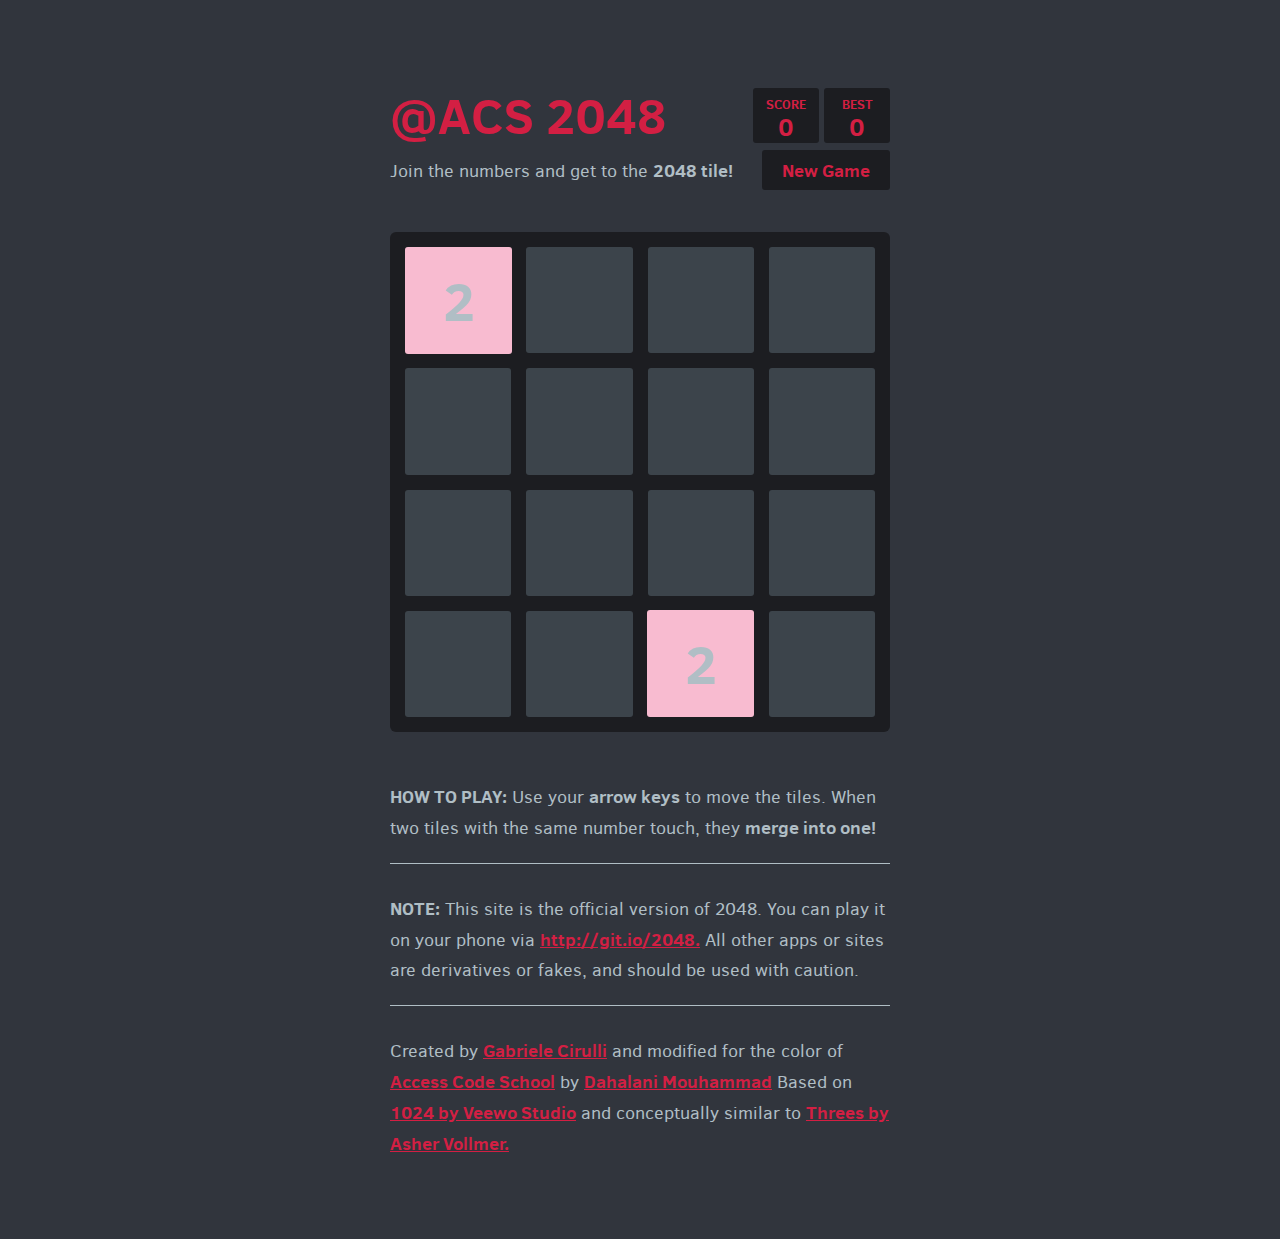
<file: 2048/index.html>
<!DOCTYPE html>
<html>
<head>
  <meta charset="utf-8">
  <title>ACS 2048</title>

  <link href="style/main.css" rel="stylesheet" type="text/css">
  <link rel="shortcut icon" href="favicon.ico">
  <link rel="apple-touch-icon" href="meta/apple-touch-icon.png">
  <link rel="apple-touch-startup-image" href="meta/apple-touch-startup-image-640x1096.png" media="(device-width: 320px) and (device-height: 568px) and (-webkit-device-pixel-ratio: 2)"> <!-- iPhone 5+ -->
  <link rel="apple-touch-startup-image" href="meta/apple-touch-startup-image-640x920.png"  media="(device-width: 320px) and (device-height: 480px) and (-webkit-device-pixel-ratio: 2)"> <!-- iPhone, retina -->
  <meta name="apple-mobile-web-app-capable" content="yes">
  <meta name="apple-mobile-web-app-status-bar-style" content="black">

  <meta name="HandheldFriendly" content="True">
  <meta name="MobileOptimized" content="320">
  <meta name="viewport" content="width=device-width, target-densitydpi=160dpi, initial-scale=1.0, maximum-scale=1, user-scalable=no, minimal-ui">
</head>
<body>
  <div class="container">
    <div class="heading">
      <h1 class="title">@ACS 2048</h1>
      <div class="scores-container">
        <div class="score-container">0</div>
        <div class="best-container">0</div>
      </div>
    </div>

    <div class="above-game">
      <p class="game-intro">Join the numbers and get to the <strong>2048 tile!</strong></p>
      <a class="restart-button">New Game</a>
    </div>

    <div class="game-container">
      <div class="game-message">
        <p></p>
        <div class="lower">
	        <a class="keep-playing-button">Keep going</a>
          <a class="retry-button">Try again</a>
        </div>
      </div>

      <div class="grid-container">
        <div class="grid-row">
          <div class="grid-cell"></div>
          <div class="grid-cell"></div>
          <div class="grid-cell"></div>
          <div class="grid-cell"></div>
        </div>
        <div class="grid-row">
          <div class="grid-cell"></div>
          <div class="grid-cell"></div>
          <div class="grid-cell"></div>
          <div class="grid-cell"></div>
        </div>
        <div class="grid-row">
          <div class="grid-cell"></div>
          <div class="grid-cell"></div>
          <div class="grid-cell"></div>
          <div class="grid-cell"></div>
        </div>
        <div class="grid-row">
          <div class="grid-cell"></div>
          <div class="grid-cell"></div>
          <div class="grid-cell"></div>
          <div class="grid-cell"></div>
        </div>
      </div>

      <div class="tile-container">

      </div>
    </div>

    <p class="game-explanation">
      <strong class="important">How to play:</strong> Use your <strong>arrow keys</strong> to move the tiles. When two tiles with the same number touch, they <strong>merge into one!</strong>
    </p>
    <hr>
    <p>
    <strong class="important">Note:</strong> This site is the official version of 2048. You can play it on your phone via <a href="http://git.io/2048">http://git.io/2048.</a> All other apps or sites are derivatives or fakes, and should be used with caution.
    </p>
    <hr>
    <p>
    Created by <a href="http://gabrielecirulli.com" target="_blank">Gabriele Cirulli</a> and modified for the color of <a href="http://www.accesscodeschool.fr/">Access Code School</a> by <a href="https://github.com/KemiilBlacKs">Dahalani Mouhammad</a> Based on <a href="https://itunes.apple.com/us/app/1024!/id823499224" target="_blank">1024 by Veewo Studio</a> and conceptually similar to <a href="http://asherv.com/threes/" target="_blank">Threes by Asher Vollmer.</a>
    </p>
  </div>

  <script src="js/bind_polyfill.js"></script>
  <script src="js/classlist_polyfill.js"></script>
  <script src="js/animframe_polyfill.js"></script>
  <script src="js/keyboard_input_manager.js"></script>
  <script src="js/html_actuator.js"></script>
  <script src="js/grid.js"></script>
  <script src="js/tile.js"></script>
  <script src="js/local_storage_manager.js"></script>
  <script src="js/game_manager.js"></script>
  <script src="js/application.js"></script>
</body>
</html>
</file>
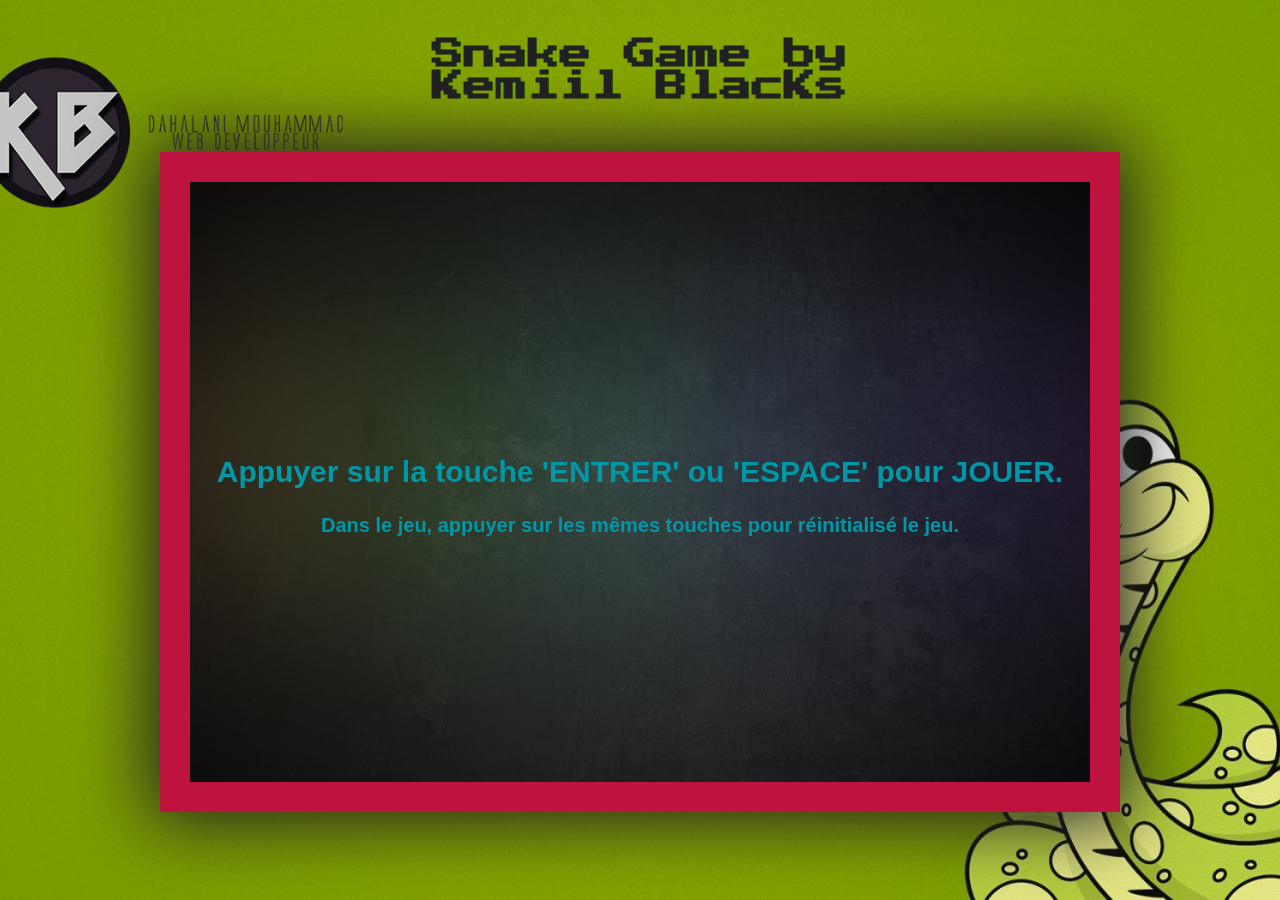
<file: Snake/index.html>
<!doctype html>
<html class="no-js" lang="fr">

<head>
    <meta charset="UTF-8">
    <meta http-equiv="x-ua-compatible" content="ie=edge">
    <title>Snake Game</title>
    <meta name="description" content="Jeu du serpent aussi appelé Snake">
    <meta name="viewport" content="width=device-width, initial-scale=1">
    <link href="https://fonts.googleapis.com/css?family=Press+Start+2P" rel="stylesheet" type="text/css">
    <link rel="apple-touch-icon" href="apple-touch-icon.png">
    <!-- Place favicon.ico in the root directory -->

    <link rel="stylesheet" type="text/css" href="main.css">
    <script src="main.js"></script>
</head>

<body>
    <div class="sound sound-off"></div>
    <h1>Snake Game by<br> Kemiil BlacKs</h1>
</body>
</html>
</file>
<file: 2048/style/main.css>
@import url(fonts/clear-sans.css);
html, body {
  margin: 0;
  padding: 0;
  background: #31353D;
  color: #b0bec5;
  font-family: "Clear Sans", "Helvetica Neue", Arial, sans-serif;
  font-size: 18px; }

body {
  margin: 80px 0; }

.heading:after {
  content: "";
  display: block;
  clear: both; }

h1.title {
  font-size: 50px;
  font-weight: bold;
  margin: 0;
  display: block;
  float: left;
  color: #D31F43;
}

@-webkit-keyframes move-up {
  0% {
    top: 25px;
    opacity: 1; }

  100% {
    top: -50px;
    opacity: 0; } }
@-moz-keyframes move-up {
  0% {
    top: 25px;
    opacity: 1; }

  100% {
    top: -50px;
    opacity: 0; } }
@keyframes move-up {
  0% {
    top: 25px;
    opacity: 1; }

  100% {
    top: -50px;
    opacity: 0; } }
.scores-container {
  float: right;
  text-align: right; }

.score-container, .best-container {
  position: relative;
  display: inline-block;
  background: #1C1D21;
  padding: 15px 25px;
  font-size: 25px;
  height: 25px;
  line-height: 47px;
  font-weight: bold;
  border-radius: 3px;
  color: #D31F43;
  margin-top: 8px;
  text-align: center; }
  .score-container:after, .best-container:after {
    position: absolute;
    width: 100%;
    top: 10px;
    left: 0;
    text-transform: uppercase;
    font-size: 13px;
    line-height: 13px;
    text-align: center;
    color: #607d8b; }
  .score-container .score-addition, .best-container .score-addition {
    position: absolute;
    right: 30px;
    color: #D31F43;
    font-size: 25px;
    line-height: 25px;
    font-weight: bold;
    color: rgba(119, 110, 101, 0.9);
    z-index: 100;
    -webkit-animation: move-up 600ms ease-in;
    -moz-animation: move-up 600ms ease-in;
    animation: move-up 600ms ease-in;
    -webkit-animation-fill-mode: both;
    -moz-animation-fill-mode: both;
    animation-fill-mode: both; }

.score-container:after {
  content: "Score"; color: #D31F43;}

.best-container:after {
  content: "Best"; color: #D31F43; }

p {
  margin-top: 0;
  margin-bottom: 10px;
  line-height: 1.65; }

a {
  color: #D31F43;
  font-weight: bold;
  text-decoration: underline;
  cursor: pointer; }

strong.important {
  text-transform: uppercase; }

hr {
  border: none;
  border-bottom: 1px solid #b0bec5;
  margin-top: 20px;
  margin-bottom: 30px; }

.container {
  width: 500px;
  margin: 0 auto; }

@-webkit-keyframes fade-in {
  0% {
    opacity: 0; }

  100% {
    opacity: 1; } }
@-moz-keyframes fade-in {
  0% {
    opacity: 0; }

  100% {
    opacity: 1; } }
@keyframes fade-in {
  0% {
    opacity: 0; }

  100% {
    opacity: 1; } }
.game-container {
  margin-top: 40px;
  position: relative;
  padding: 15px;
  cursor: default;
  -webkit-touch-callout: none;
  -ms-touch-callout: none;
  -webkit-user-select: none;
  -moz-user-select: none;
  -ms-user-select: none;
  -ms-touch-action: none;
  touch-action: none;
  background: #1C1D21;
  border-radius: 6px;
  width: 500px;
  height: 500px;
  -webkit-box-sizing: border-box;
  -moz-box-sizing: border-box;
  box-sizing: border-box; }
  .game-container .game-message {
    display: none;
    position: absolute;
    top: 0;
    right: 0;
    bottom: 0;
    left: 0;
    background: rgba(255, 255, 255, 0.7);
    z-index: 100;
    text-align: center;
    -webkit-animation: fade-in 800ms ease 1200ms;
    -moz-animation: fade-in 800ms ease 1200ms;
    animation: fade-in 800ms ease 1200ms;
    -webkit-animation-fill-mode: both;
    -moz-animation-fill-mode: both;
    animation-fill-mode: both; }
    .game-container .game-message p {
      font-size: 60px;
      font-weight: bold;
      height: 60px;
      line-height: 60px;
      margin-top: 222px;
      color: #D31F43;}
    .game-container .game-message .lower {
      display: block;
      margin-top: 59px; }
    .game-container .game-message a {
      display: inline-block;
      background: #D31F43;
      border-radius: 3px;
      padding: 0 20px;
      text-decoration: none;
      color: #1C1D21;
      height: 40px;
      line-height: 42px;
      margin-left: 9px; }
      .game-container .game-message a.keep-playing-button {
        display: none; }
    .game-container .game-message.game-won {
      background: rgba(211, 31, 67, 0.5);
      color: #f9f6f2; }
      .game-container .game-message.game-won a.keep-playing-button {
        display: inline-block; }
    .game-container .game-message.game-won, .game-container .game-message.game-over {
      display: block; }

.grid-container {
  position: absolute;
  z-index: 1; }

.grid-row {
  margin-bottom: 15px; }
  .grid-row:last-child {
    margin-bottom: 0; }
  .grid-row:after {
    content: "";
    display: block;
    clear: both; }

.grid-cell {
  width: 106.25px;
  height: 106.25px;
  margin-right: 15px;
  float: left;
  border-radius: 3px;
  background: rgba(120, 144, 156, 0.35); }
  .grid-cell:last-child {
    margin-right: 0; }

.tile-container {
  position: absolute;
  z-index: 2; }

.tile, .tile .tile-inner {
  width: 107px;
  height: 107px;
  line-height: 107px; }
.tile.tile-position-1-1 {
  -webkit-transform: translate(0px, 0px);
  -moz-transform: translate(0px, 0px);
  -ms-transform: translate(0px, 0px);
  transform: translate(0px, 0px); }
.tile.tile-position-1-2 {
  -webkit-transform: translate(0px, 121px);
  -moz-transform: translate(0px, 121px);
  -ms-transform: translate(0px, 121px);
  transform: translate(0px, 121px); }
.tile.tile-position-1-3 {
  -webkit-transform: translate(0px, 242px);
  -moz-transform: translate(0px, 242px);
  -ms-transform: translate(0px, 242px);
  transform: translate(0px, 242px); }
.tile.tile-position-1-4 {
  -webkit-transform: translate(0px, 363px);
  -moz-transform: translate(0px, 363px);
  -ms-transform: translate(0px, 363px);
  transform: translate(0px, 363px); }
.tile.tile-position-2-1 {
  -webkit-transform: translate(121px, 0px);
  -moz-transform: translate(121px, 0px);
  -ms-transform: translate(121px, 0px);
  transform: translate(121px, 0px); }
.tile.tile-position-2-2 {
  -webkit-transform: translate(121px, 121px);
  -moz-transform: translate(121px, 121px);
  -ms-transform: translate(121px, 121px);
  transform: translate(121px, 121px); }
.tile.tile-position-2-3 {
  -webkit-transform: translate(121px, 242px);
  -moz-transform: translate(121px, 242px);
  -ms-transform: translate(121px, 242px);
  transform: translate(121px, 242px); }
.tile.tile-position-2-4 {
  -webkit-transform: translate(121px, 363px);
  -moz-transform: translate(121px, 363px);
  -ms-transform: translate(121px, 363px);
  transform: translate(121px, 363px); }
.tile.tile-position-3-1 {
  -webkit-transform: translate(242px, 0px);
  -moz-transform: translate(242px, 0px);
  -ms-transform: translate(242px, 0px);
  transform: translate(242px, 0px); }
.tile.tile-position-3-2 {
  -webkit-transform: translate(242px, 121px);
  -moz-transform: translate(242px, 121px);
  -ms-transform: translate(242px, 121px);
  transform: translate(242px, 121px); }
.tile.tile-position-3-3 {
  -webkit-transform: translate(242px, 242px);
  -moz-transform: translate(242px, 242px);
  -ms-transform: translate(242px, 242px);
  transform: translate(242px, 242px); }
.tile.tile-position-3-4 {
  -webkit-transform: translate(242px, 363px);
  -moz-transform: translate(242px, 363px);
  -ms-transform: translate(242px, 363px);
  transform: translate(242px, 363px); }
.tile.tile-position-4-1 {
  -webkit-transform: translate(363px, 0px);
  -moz-transform: translate(363px, 0px);
  -ms-transform: translate(363px, 0px);
  transform: translate(363px, 0px); }
.tile.tile-position-4-2 {
  -webkit-transform: translate(363px, 121px);
  -moz-transform: translate(363px, 121px);
  -ms-transform: translate(363px, 121px);
  transform: translate(363px, 121px); }
.tile.tile-position-4-3 {
  -webkit-transform: translate(363px, 242px);
  -moz-transform: translate(363px, 242px);
  -ms-transform: translate(363px, 242px);
  transform: translate(363px, 242px); }
.tile.tile-position-4-4 {
  -webkit-transform: translate(363px, 363px);
  -moz-transform: translate(363px, 363px);
  -ms-transform: translate(363px, 363px);
  transform: translate(363px, 363px); }

.tile {
  position: absolute;
  -webkit-transition: 100ms ease-in-out;
  -moz-transition: 100ms ease-in-out;
  transition: 100ms ease-in-out;
  -webkit-transition-property: -webkit-transform;
  -moz-transition-property: -moz-transform;
  transition-property: transform; }
  .tile .tile-inner {
    border-radius: 3px;
    background: #eceff1;
    text-align: center;
    font-weight: bold;
    z-index: 10;
    font-size: 55px; }
  .tile.tile-2 .tile-inner {
    background: #f8bbd0;
    box-shadow: 0 0 30px 10px rgba(243, 215, 116, 0), inset 0 0 0 1px rgba(255, 255, 255, 0); }
  .tile.tile-4 .tile-inner {
    background: #f06292;
    box-shadow: 0 0 30px 10px rgba(243, 215, 116, 0), inset 0 0 0 1px rgba(255, 255, 255, 0); }
  .tile.tile-8 .tile-inner {
    color: #f9f6f2;
    background: #e91e63; }
  .tile.tile-16 .tile-inner {
    color: #f9f6f2;
    background: #ad1457; }
  .tile.tile-32 .tile-inner {
    color: #f9f6f2;
    background: #f67c5f; }
  .tile.tile-64 .tile-inner {
    color: #f9f6f2;
    background: #e57373; }
  .tile.tile-128 .tile-inner {
    color: #f9f6f2;
    background: #f44336;
    box-shadow: 0 0 30px 10px rgba(243, 215, 116, 0.2381), inset 0 0 0 1px rgba(255, 255, 255, 0.14286);
    font-size: 45px; }
    @media screen and (max-width: 520px) {
      .tile.tile-128 .tile-inner {
        font-size: 25px; } }
  .tile.tile-256 .tile-inner {
    color: #f9f6f2;
    background: #c62828;
    box-shadow: 0 0 30px 10px rgba(243, 215, 116, 0.31746), inset 0 0 0 1px rgba(255, 255, 255, 0.19048);
    font-size: 45px; }
    @media screen and (max-width: 520px) {
      .tile.tile-256 .tile-inner {
        font-size: 25px; } }
  .tile.tile-512 .tile-inner {
    color: #f9f6f2;
    background: #ba68c8;
    box-shadow: 0 0 30px 10px rgba(243, 215, 116, 0.39683), inset 0 0 0 1px rgba(255, 255, 255, 0.2381);
    font-size: 45px; }
    @media screen and (max-width: 520px) {
      .tile.tile-512 .tile-inner {
        font-size: 25px; } }
  .tile.tile-1024 .tile-inner {
    color: #f9f6f2;
    background: #9c27b0;
    box-shadow: 0 0 30px 10px rgba(243, 215, 116, 0.47619), inset 0 0 0 1px rgba(255, 255, 255, 0.28571);
    font-size: 35px; }
    @media screen and (max-width: 520px) {
      .tile.tile-1024 .tile-inner {
        font-size: 15px; } }
  .tile.tile-2048 .tile-inner {
    color: #f9f6f2;
    background: #6a1b9a;
    box-shadow: 0 0 30px 10px rgba(243, 215, 116, 0.55556), inset 0 0 0 1px rgba(255, 255, 255, 0.33333);
    font-size: 35px; }
    @media screen and (max-width: 520px) {
      .tile.tile-2048 .tile-inner {
        font-size: 15px; } }
  .tile.tile-super .tile-inner {
    color: #f9f6f2;
    background: #3c3a32;
    font-size: 30px; }
    @media screen and (max-width: 520px) {
      .tile.tile-super .tile-inner {
        font-size: 10px; } }

@-webkit-keyframes appear {
  0% {
    opacity: 0;
    -webkit-transform: scale(0);
    -moz-transform: scale(0);
    -ms-transform: scale(0);
    transform: scale(0); }

  100% {
    opacity: 1;
    -webkit-transform: scale(1);
    -moz-transform: scale(1);
    -ms-transform: scale(1);
    transform: scale(1); } }
@-moz-keyframes appear {
  0% {
    opacity: 0;
    -webkit-transform: scale(0);
    -moz-transform: scale(0);
    -ms-transform: scale(0);
    transform: scale(0); }

  100% {
    opacity: 1;
    -webkit-transform: scale(1);
    -moz-transform: scale(1);
    -ms-transform: scale(1);
    transform: scale(1); } }
@keyframes appear {
  0% {
    opacity: 0;
    -webkit-transform: scale(0);
    -moz-transform: scale(0);
    -ms-transform: scale(0);
    transform: scale(0); }

  100% {
    opacity: 1;
    -webkit-transform: scale(1);
    -moz-transform: scale(1);
    -ms-transform: scale(1);
    transform: scale(1); } }
.tile-new .tile-inner {
  -webkit-animation: appear 200ms ease 100ms;
  -moz-animation: appear 200ms ease 100ms;
  animation: appear 200ms ease 100ms;
  -webkit-animation-fill-mode: backwards;
  -moz-animation-fill-mode: backwards;
  animation-fill-mode: backwards; }

@-webkit-keyframes pop {
  0% {
    -webkit-transform: scale(0);
    -moz-transform: scale(0);
    -ms-transform: scale(0);
    transform: scale(0); }

  50% {
    -webkit-transform: scale(1.2);
    -moz-transform: scale(1.2);
    -ms-transform: scale(1.2);
    transform: scale(1.2); }

  100% {
    -webkit-transform: scale(1);
    -moz-transform: scale(1);
    -ms-transform: scale(1);
    transform: scale(1); } }
@-moz-keyframes pop {
  0% {
    -webkit-transform: scale(0);
    -moz-transform: scale(0);
    -ms-transform: scale(0);
    transform: scale(0); }

  50% {
    -webkit-transform: scale(1.2);
    -moz-transform: scale(1.2);
    -ms-transform: scale(1.2);
    transform: scale(1.2); }

  100% {
    -webkit-transform: scale(1);
    -moz-transform: scale(1);
    -ms-transform: scale(1);
    transform: scale(1); } }
@keyframes pop {
  0% {
    -webkit-transform: scale(0);
    -moz-transform: scale(0);
    -ms-transform: scale(0);
    transform: scale(0); }

  50% {
    -webkit-transform: scale(1.2);
    -moz-transform: scale(1.2);
    -ms-transform: scale(1.2);
    transform: scale(1.2); }

  100% {
    -webkit-transform: scale(1);
    -moz-transform: scale(1);
    -ms-transform: scale(1);
    transform: scale(1); } }
.tile-merged .tile-inner {
  z-index: 20;
  -webkit-animation: pop 200ms ease 100ms;
  -moz-animation: pop 200ms ease 100ms;
  animation: pop 200ms ease 100ms;
  -webkit-animation-fill-mode: backwards;
  -moz-animation-fill-mode: backwards;
  animation-fill-mode: backwards; }

.above-game:after {
  content: "";
  display: block;
  clear: both; }

.game-intro {
  float: left;
  line-height: 42px;
  margin-bottom: 0; }

.restart-button {
  display: inline-block;
  background: #1C1D21;
  border-radius: 3px;
  padding: 0 20px;
  text-decoration: none;
  color: #D31F43;
  height: 40px;
  line-height: 42px;
  display: block;
  text-align: center;
  float: right; }

.game-explanation {
  margin-top: 50px; }

@media screen and (max-width: 520px) {
  html, body {
    font-size: 15px; }

  body {
    margin: 20px 0;
    padding: 0 20px; }

  h1.title {
    font-size: 23px;
    margin-top: 15px; }

  .container {
    width: 280px;
    margin: 0 auto; }

  .score-container, .best-container {
    margin-top: 0;
    padding: 15px 10px;
    min-width: 40px; }

  .heading {
    margin-bottom: 10px; }

  .game-intro {
    width: 55%;
    display: block;
    box-sizing: border-box;
    line-height: 1.65; }

  .restart-button {
    width: 42%;
    padding: 0;
    display: block;
    box-sizing: border-box;
    margin-top: 2px; }

  .game-container {
    margin-top: 17px;
    position: relative;
    padding: 10px;
    cursor: default;
    -webkit-touch-callout: none;
    -ms-touch-callout: none;
    -webkit-user-select: none;
    -moz-user-select: none;
    -ms-user-select: none;
    -ms-touch-action: none;
    touch-action: none;
    background: #3c3a32;
    border-radius: 6px;
    width: 280px;
    height: 280px;
    -webkit-box-sizing: border-box;
    -moz-box-sizing: border-box;
    box-sizing: border-box; }
    .game-container .game-message {
      display: none;
      position: absolute;
      top: 0;
      right: 0;
      bottom: 0;
      left: 0;
      background: rgba(238, 228, 218, 0.5);
      z-index: 100;
      text-align: center;
      -webkit-animation: fade-in 800ms ease 1200ms;
      -moz-animation: fade-in 800ms ease 1200ms;
      animation: fade-in 800ms ease 1200ms;
      -webkit-animation-fill-mode: both;
      -moz-animation-fill-mode: both;
      animation-fill-mode: both; }
      .game-container .game-message p {
        font-size: 60px;
        font-weight: bold;
        height: 60px;
        line-height: 60px;
        margin-top: 222px; }
      .game-container .game-message .lower {
        display: block;
        margin-top: 59px; }
      .game-container .game-message a {
        display: inline-block;
        background: #8f7a66;
        border-radius: 3px;
        padding: 0 20px;
        text-decoration: none;
        color: #f9f6f2;
        height: 40px;
        line-height: 42px;
        margin-left: 9px; }
        .game-container .game-message a.keep-playing-button {
          display: none; }
      .game-container .game-message.game-won {
        background: rgba(237, 194, 46, 0.5);
        color: #f9f6f2; }
        .game-container .game-message.game-won a.keep-playing-button {
          display: inline-block; }
      .game-container .game-message.game-won, .game-container .game-message.game-over {
        display: block; }

  .grid-container {
    position: absolute;
    z-index: 1; }

  .grid-row {
    margin-bottom: 10px; }
    .grid-row:last-child {
      margin-bottom: 0; }
    .grid-row:after {
      content: "";
      display: block;
      clear: both; }

  .grid-cell {
    width: 57.5px;
    height: 57.5px;
    margin-right: 10px;
    float: left;
    border-radius: 3px;
    background: rgba(238, 228, 218, 0.35); }
    .grid-cell:last-child {
      margin-right: 0; }

  .tile-container {
    position: absolute;
    z-index: 2; }

  .tile, .tile .tile-inner {
    width: 58px;
    height: 58px;
    line-height: 58px; }
  .tile.tile-position-1-1 {
    -webkit-transform: translate(0px, 0px);
    -moz-transform: translate(0px, 0px);
    -ms-transform: translate(0px, 0px);
    transform: translate(0px, 0px); }
  .tile.tile-position-1-2 {
    -webkit-transform: translate(0px, 67px);
    -moz-transform: translate(0px, 67px);
    -ms-transform: translate(0px, 67px);
    transform: translate(0px, 67px); }
  .tile.tile-position-1-3 {
    -webkit-transform: translate(0px, 135px);
    -moz-transform: translate(0px, 135px);
    -ms-transform: translate(0px, 135px);
    transform: translate(0px, 135px); }
  .tile.tile-position-1-4 {
    -webkit-transform: translate(0px, 202px);
    -moz-transform: translate(0px, 202px);
    -ms-transform: translate(0px, 202px);
    transform: translate(0px, 202px); }
  .tile.tile-position-2-1 {
    -webkit-transform: translate(67px, 0px);
    -moz-transform: translate(67px, 0px);
    -ms-transform: translate(67px, 0px);
    transform: translate(67px, 0px); }
  .tile.tile-position-2-2 {
    -webkit-transform: translate(67px, 67px);
    -moz-transform: translate(67px, 67px);
    -ms-transform: translate(67px, 67px);
    transform: translate(67px, 67px); }
  .tile.tile-position-2-3 {
    -webkit-transform: translate(67px, 135px);
    -moz-transform: translate(67px, 135px);
    -ms-transform: translate(67px, 135px);
    transform: translate(67px, 135px); }
  .tile.tile-position-2-4 {
    -webkit-transform: translate(67px, 202px);
    -moz-transform: translate(67px, 202px);
    -ms-transform: translate(67px, 202px);
    transform: translate(67px, 202px); }
  .tile.tile-position-3-1 {
    -webkit-transform: translate(135px, 0px);
    -moz-transform: translate(135px, 0px);
    -ms-transform: translate(135px, 0px);
    transform: translate(135px, 0px); }
  .tile.tile-position-3-2 {
    -webkit-transform: translate(135px, 67px);
    -moz-transform: translate(135px, 67px);
    -ms-transform: translate(135px, 67px);
    transform: translate(135px, 67px); }
  .tile.tile-position-3-3 {
    -webkit-transform: translate(135px, 135px);
    -moz-transform: translate(135px, 135px);
    -ms-transform: translate(135px, 135px);
    transform: translate(135px, 135px); }
  .tile.tile-position-3-4 {
    -webkit-transform: translate(135px, 202px);
    -moz-transform: translate(135px, 202px);
    -ms-transform: translate(135px, 202px);
    transform: translate(135px, 202px); }
  .tile.tile-position-4-1 {
    -webkit-transform: translate(202px, 0px);
    -moz-transform: translate(202px, 0px);
    -ms-transform: translate(202px, 0px);
    transform: translate(202px, 0px); }
  .tile.tile-position-4-2 {
    -webkit-transform: translate(202px, 67px);
    -moz-transform: translate(202px, 67px);
    -ms-transform: translate(202px, 67px);
    transform: translate(202px, 67px); }
  .tile.tile-position-4-3 {
    -webkit-transform: translate(202px, 135px);
    -moz-transform: translate(202px, 135px);
    -ms-transform: translate(202px, 135px);
    transform: translate(202px, 135px); }
  .tile.tile-position-4-4 {
    -webkit-transform: translate(202px, 202px);
    -moz-transform: translate(202px, 202px);
    -ms-transform: translate(202px, 202px);
    transform: translate(202px, 202px); }

  .tile .tile-inner {
    font-size: 35px; }

  .game-message p {
    font-size: 30px !important;
    height: 30px !important;
    line-height: 30px !important;
    margin-top: 90px !important; }
  .game-message .lower {
    margin-top: 30px !important; } }
</file>
<file: Snake/main.css>
body {
    background-image: url('wallpaper.jpg');
    background-attachment: fixed;
    background-position: bottom;
    background-repeat: no-repeat;
    background-size: cover;
    /*background-color: #252523;*/
}
h1 {
    color: #212121;
    font-family: 'Press Start 2P', cursive;
    margin: 3% 30%;
    text-align: center;
}
canvas {
    -moz-box-shadow: 0px 0px 70px 10px #212121;;
    -webkit-box-shadow: 0px 0px 70px 10px #212121;;
    -o-box-shadow: 0px 0px 70px 10px #212121;;
    box-shadow: 0px 0px 70px 10px #212121;;
    filter:progid:DXImageTransform.Microsoft.Shadow(color=#212121;, Direction=NaN, Strength=70);

}

/*.sound {
  display: none;
  position: absolute;
  top: 10px;
  left: 10px;
  width: 30px;
  height: 25px;
  cursor: pointer;
  z-index: 3;
}
.sound-on {
  background-image: url('img/soundOn.png');
  background-repeat: no-repeat;
}
.sound-off {
  background-image: url('img/soundOff.png');
  background-repeat: no-repeat;
}*/
</file>
